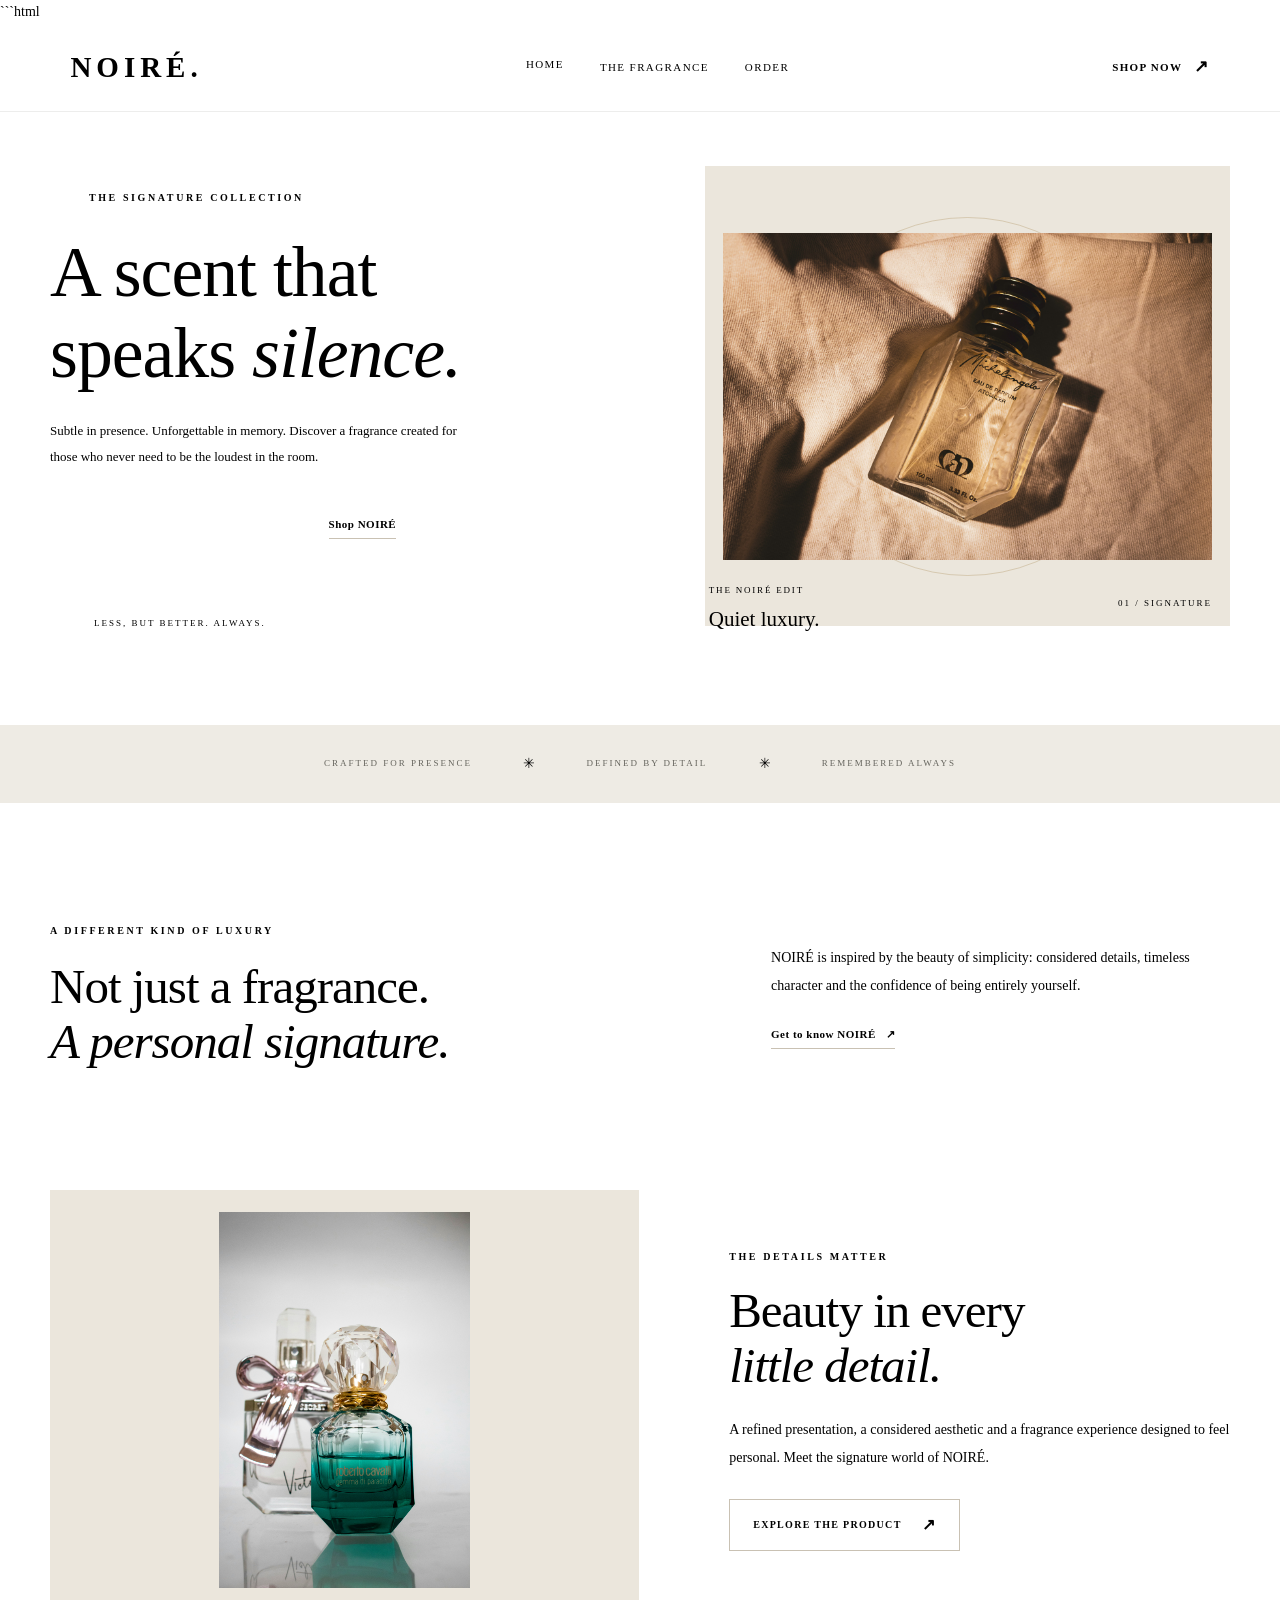
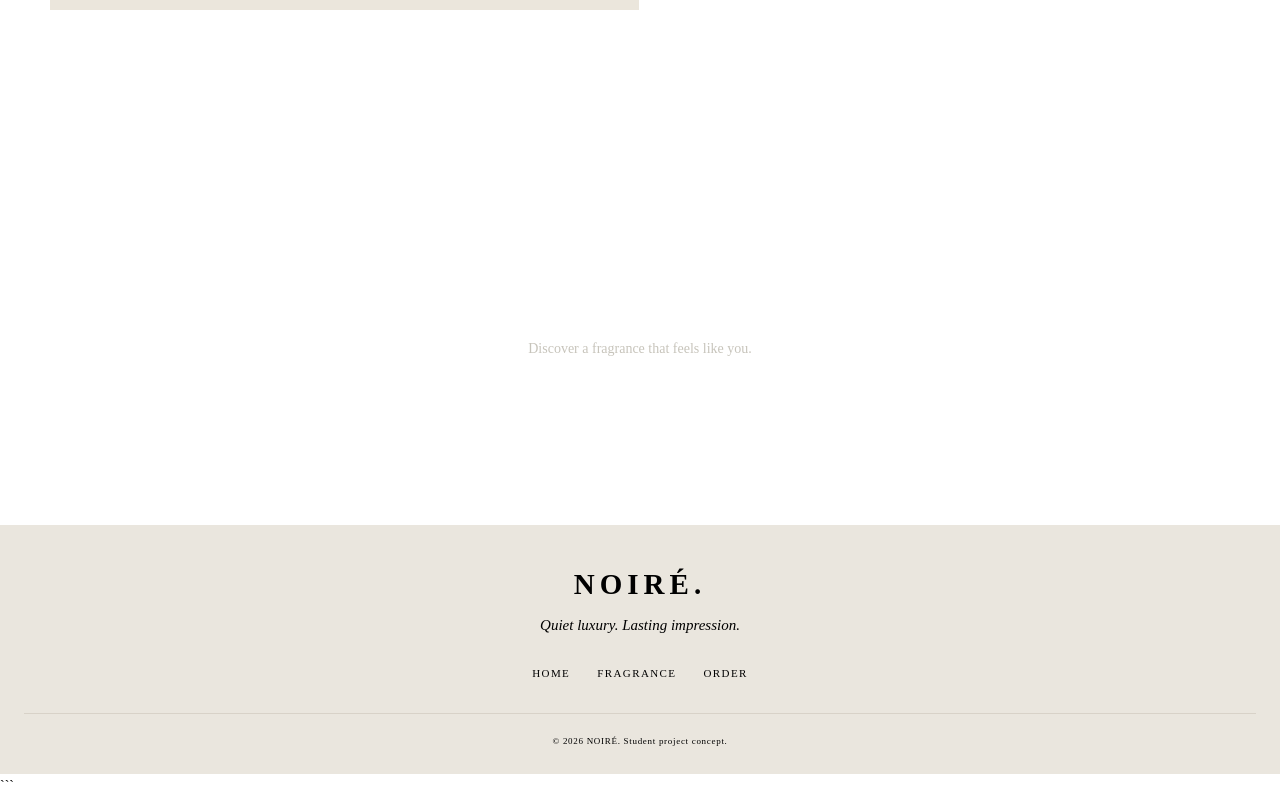
<file: index.html>
```html
<!DOCTYPE html>
<html lang="en">
<head>
    <meta charset="UTF-8">
    <meta name="viewport" content="width=device-width, initial-scale=1.0">
    <meta name="description" content="Discover NOIRÉ, a modern expression of luxury fragrance.">
    <title>NOIRÉ | The Art of Fragrance</title>
    <link rel="stylesheet" href="style.css">
    <script src="script.js" defer></script>
</head>
<body>

    <header class="site-header">
        <a class="logo" href="index.html">NOIRÉ<span>.</span></a>

        <button class="menu-toggle" type="button"
                aria-label="Open navigation" aria-expanded="false">
            <span></span><span></span>
        </button>

        <nav class="main-nav">
            <a class="active" href="index.html">Home</a>
            <a href="product.html">The Fragrance</a>
            <a href="order.html">Order</a>
        </nav>

        <a class="header-cta" href="order.html">Shop Now <span>↗</span></a>
    </header>

    <main>
        <section class="hero section-wrap">
            <div class="hero-copy">
                <p class="eyebrow"><span></span> THE SIGNATURE COLLECTION</p>
                <h1>A scent that<br>speaks <em>silence.</em></h1>
                <p class="hero-description">
                    Subtle in presence. Unforgettable in memory.
                    Discover a fragrance created for those who never
                    need to be the loudest in the room.
                </p>

                <div class="hero-actions">
                    <a class="button button-dark" href="product.html">
                        Discover the fragrance <span>↗</span>
                    </a>
                    <a class="text-link" href="order.html">Shop NOIRÉ</a>
                </div>

                <div class="hero-note">
                    <span class="note-line"></span>
                    <p>LESS, BUT BETTER. ALWAYS.</p>
                </div>
            </div>

            <div class="hero-visual">
                <div class="hero-image-frame">
                    <img
                        src="assets/perfume-main.jpg"
                        alt="NOIRÉ signature perfume"
                        class="hero-perfume-img">
                    <span class="image-index">01 / SIGNATURE</span>
                </div>
                <div class="floating-label">
                    <span class="label-small">THE NOIRÉ EDIT</span>
                    <span class="label-large">Quiet luxury.</span>
                </div>
            </div>
        </section>

        <section class="brand-strip">
            <div>CRAFTED FOR PRESENCE</div>
            <span>✳</span>
            <div>DEFINED BY DETAIL</div>
            <span>✳</span>
            <div>REMEMBERED ALWAYS</div>
        </section>

        <section class="intro-section section-wrap">
            <div class="intro-heading">
                <p class="eyebrow">A DIFFERENT KIND OF LUXURY</p>
                <h2>Not just a fragrance.<br><em>A personal signature.</em></h2>
            </div>
            <div class="intro-copy">
                <p>
                    NOIRÉ is inspired by the beauty of simplicity:
                    considered details, timeless character and the
                    confidence of being entirely yourself.
                </p>
                <a class="text-link" href="product.html">
                    Get to know NOIRÉ <span>↗</span>
                </a>
            </div>
        </section>

        <section class="detail-section section-wrap">
            <div class="detail-visual">
                <img
                    src="assets/perfume-detail.jpg"
                    alt="Close-up details of the NOIRÉ fragrance"
                    class="detail-perfume-img">
            </div>

            <div class="detail-copy">
                <p class="eyebrow">THE DETAILS MATTER</p>
                <h2>Beauty in every<br><em>little detail.</em></h2>
                <p>
                    A refined presentation, a considered aesthetic and
                    a fragrance experience designed to feel personal.
                    Meet the signature world of NOIRÉ.
                </p>
                <a class="button button-outline" href="product.html">
                    Explore the product <span>↗</span>
                </a>
            </div>
        </section>

        <section class="closing-banner">
            <p class="eyebrow">YOUR NEXT SIGNATURE</p>
            <h2>Make it <em>memorable.</em></h2>
            <p>Discover a fragrance that feels like you.</p>
            <a class="button button-light" href="order.html">
                Shop the collection <span>↗</span>
            </a>
        </section>
    </main>

    <footer class="site-footer">
        <a class="logo footer-logo" href="index.html">NOIRÉ<span>.</span></a>
        <p>Quiet luxury. Lasting impression.</p>
        <div class="footer-links">
            <a href="index.html">Home</a>
            <a href="product.html">Fragrance</a>
            <a href="order.html">Order</a>
        </div>
        <p class="copyright">© 2026 NOIRÉ. Student project concept.</p>
    </footer>

</body>
</html>
```
</file>
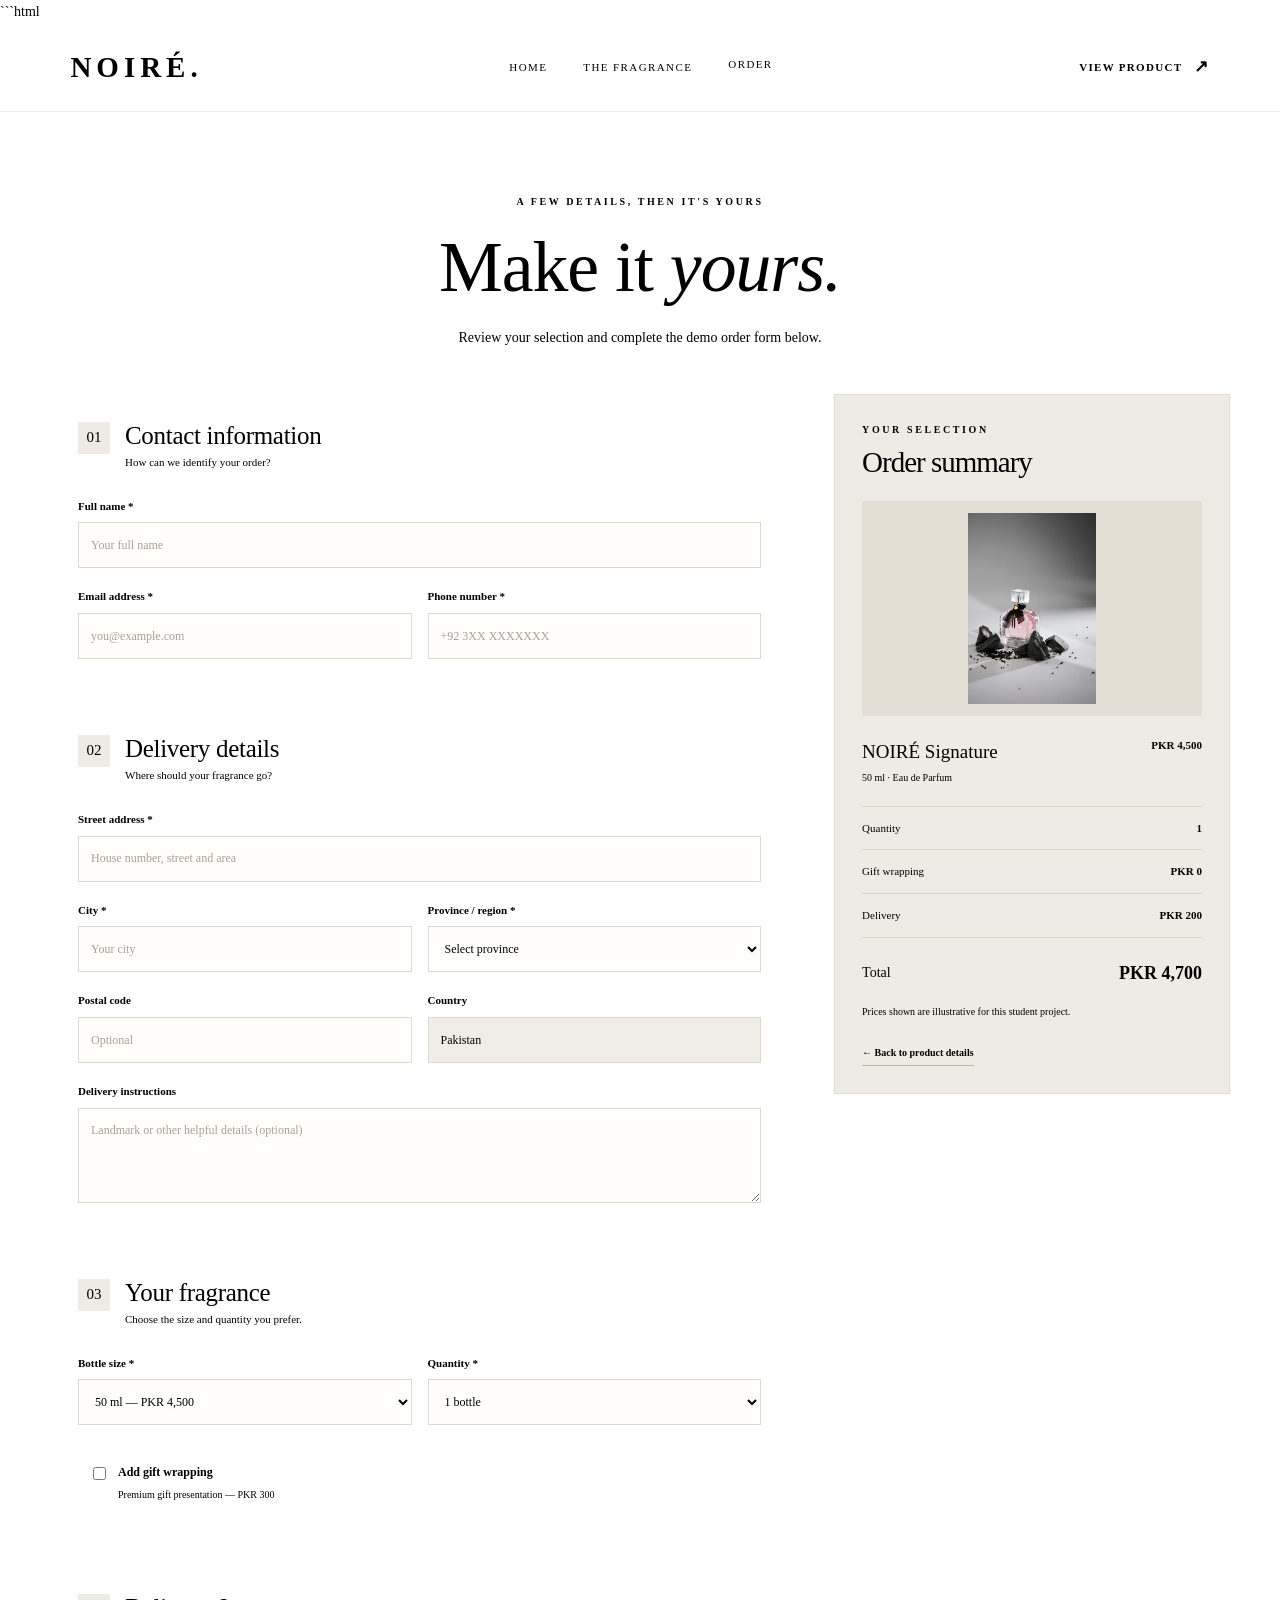
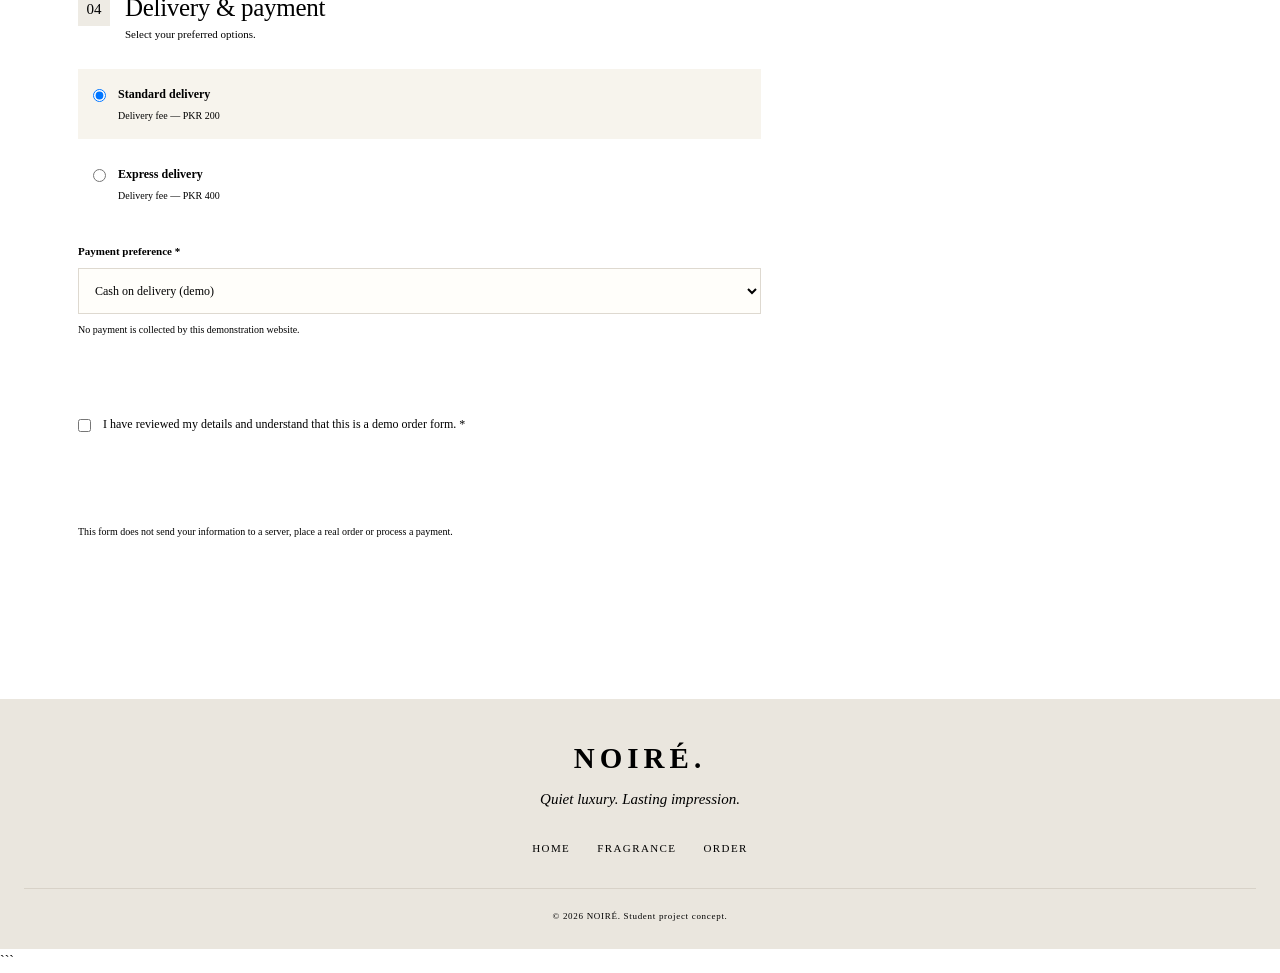
<file: order.html>
```html
<!DOCTYPE html>
<html lang="en">
<head>
    <meta charset="UTF-8">
    <meta name="viewport" content="width=device-width, initial-scale=1.0">
    <meta name="description" content="Place a demo order for NOIRÉ fragrance.">
    <title>Place an Order | NOIRÉ</title>
    <link rel="stylesheet" href="style.css">
    <script src="script.js" defer></script>
</head>
<body>

    <header class="site-header">
        <a class="logo" href="index.html">NOIRÉ<span>.</span></a>

        <button class="menu-toggle" type="button"
                aria-label="Open navigation" aria-expanded="false">
            <span></span><span></span>
        </button>

        <nav class="main-nav">
            <a href="index.html">Home</a>
            <a href="product.html">The Fragrance</a>
            <a class="active" href="order.html">Order</a>
        </nav>

        <a class="header-cta" href="product.html">View Product <span>↗</span></a>
    </header>

    <main>
        <section class="page-heading order-heading section-wrap">
            <p class="eyebrow">A FEW DETAILS, THEN IT'S YOURS</p>
            <h1>Make it <em>yours.</em></h1>
            <p>Review your selection and complete the demo order form below.</p>
        </section>

        <section class="checkout-layout section-wrap">
            <form id="order-form" class="checkout-form">
                <div class="form-section">
                    <div class="form-section-heading">
                        <span class="step-number">01</span>
                        <div>
                            <h2>Contact information</h2>
                            <p>How can we identify your order?</p>
                        </div>
                    </div>

                    <div class="form-grid">
                        <div class="field field-full">
                            <label for="full-name">Full name *</label>
                            <input id="full-name" name="fullName" type="text"
                                   autocomplete="name" required
                                   placeholder="Your full name">
                        </div>

                        <div class="field">
                            <label for="email">Email address *</label>
                            <input id="email" name="email" type="email"
                                   autocomplete="email" required
                                   placeholder="you@example.com">
                        </div>

                        <div class="field">
                            <label for="phone">Phone number *</label>
                            <input id="phone" name="phone" type="tel"
                                   autocomplete="tel" required
                                   placeholder="+92 3XX XXXXXXX">
                        </div>
                    </div>
                </div>

                <div class="form-section">
                    <div class="form-section-heading">
                        <span class="step-number">02</span>
                        <div>
                            <h2>Delivery details</h2>
                            <p>Where should your fragrance go?</p>
                        </div>
                    </div>

                    <div class="form-grid">
                        <div class="field field-full">
                            <label for="address">Street address *</label>
                            <input id="address" name="address" type="text"
                                   autocomplete="street-address" required
                                   placeholder="House number, street and area">
                        </div>

                        <div class="field">
                            <label for="city">City *</label>
                            <input id="city" name="city" type="text"
                                   autocomplete="address-level2" required
                                   placeholder="Your city">
                        </div>

                        <div class="field">
                            <label for="province">Province / region *</label>
                            <select id="province" name="province" required>
                                <option value="">Select province</option>
                                <option>Punjab</option>
                                <option>Sindh</option>
                                <option>Khyber Pakhtunkhwa</option>
                                <option>Balochistan</option>
                                <option>Islamabad Capital Territory</option>
                                <option>Gilgit-Baltistan</option>
                                <option>Azad Jammu and Kashmir</option>
                            </select>
                        </div>

                        <div class="field">
                            <label for="postal-code">Postal code</label>
                            <input id="postal-code" name="postalCode"
                                   type="text" autocomplete="postal-code"
                                   placeholder="Optional">
                        </div>

                        <div class="field">
                            <label for="country">Country</label>
                            <input id="country" name="country" type="text"
                                   value="Pakistan" readonly>
                        </div>

                        <div class="field field-full">
                            <label for="instructions">Delivery instructions</label>
                            <textarea id="instructions" name="instructions"
                                      rows="3"
                                      placeholder="Landmark or other helpful details (optional)"></textarea>
                        </div>
                    </div>
                </div>

                <div class="form-section">
                    <div class="form-section-heading">
                        <span class="step-number">03</span>
                        <div>
                            <h2>Your fragrance</h2>
                            <p>Choose the size and quantity you prefer.</p>
                        </div>
                    </div>

                    <div class="form-grid">
                        <div class="field">
                            <label for="product-size">Bottle size *</label>
                            <select id="product-size" name="productSize" required>
                                <option value="50">50 ml — PKR 4,500</option>
                                <option value="100">100 ml — PKR 7,500</option>
                            </select>
                        </div>

                        <div class="field">
                            <label for="quantity">Quantity *</label>
                            <select id="quantity" name="quantity" required>
                                <option value="1">1 bottle</option>
                                <option value="2">2 bottles</option>
                                <option value="3">3 bottles</option>
                                <option value="4">4 bottles</option>
                                <option value="5">5 bottles</option>
                            </select>
                        </div>
                    </div>

                    <label class="check-option gift-option">
                        <input id="gift-wrap" name="giftWrap" type="checkbox">
                        <span>
                            <strong>Add gift wrapping</strong>
                            <small>Premium gift presentation — PKR 300</small>
                        </span>
                    </label>

                    <div class="field gift-message-field" id="gift-message-field" hidden>
                        <label for="gift-message">Gift message</label>
                        <textarea id="gift-message" name="giftMessage" rows="3"
                                  placeholder="Write a short message (optional)"></textarea>
                    </div>
                </div>

                <div class="form-section">
                    <div class="form-section-heading">
                        <span class="step-number">04</span>
                        <div>
                            <h2>Delivery & payment</h2>
                            <p>Select your preferred options.</p>
                        </div>
                    </div>

                    <div class="option-stack">
                        <label class="check-option delivery-option">
                            <input type="radio" name="delivery" value="standard"
                                   data-cost="200" checked>
                            <span>
                                <strong>Standard delivery</strong>
                                <small>Delivery fee — PKR 200</small>
                            </span>
                        </label>

                        <label class="check-option delivery-option">
                            <input type="radio" name="delivery" value="express"
                                   data-cost="400">
                            <span>
                                <strong>Express delivery</strong>
                                <small>Delivery fee — PKR 400</small>
                            </span>
                        </label>
                    </div>

                    <div class="field payment-field">
                        <label for="payment">Payment preference *</label>
                        <select id="payment" name="payment" required>
                            <option value="cod">Cash on delivery (demo)</option>
                            <option value="bank">Bank transfer (demo only)</option>
                            <option value="online">Online payment (demo only)</option>
                        </select>
                        <p class="field-help">
                            No payment is collected by this demonstration website.
                        </p>
                    </div>
                </div>

                <div class="form-section terms-section">
                    <label class="check-option">
                        <input id="terms" name="terms" type="checkbox" required>
                        <span>
                            I have reviewed my details and understand that
                            this is a demo order form. *
                        </span>
                    </label>

                    <button class="button button-dark button-full" type="submit">
                        Review demo order <span>↗</span>
                    </button>

                    <p class="form-disclaimer">
                        This form does not send your information to a server,
                        place a real order or process a payment.
                    </p>

                    <div id="order-feedback" class="order-feedback"
                         role="status" aria-live="polite" hidden></div>
                </div>
            </form>

            <aside class="order-summary">
                <p class="eyebrow">YOUR SELECTION</p>
                <h2>Order summary</h2>

                <div class="summary-image">
                    <img src="assets/noire-product.jpg"
                         alt="NOIRÉ perfume bottle">
                </div>

                <div class="summary-product">
                    <div>
                        <h3>NOIRÉ Signature</h3>
                        <p id="summary-size">50 ml · Eau de Parfum</p>
                    </div>
                    <span id="summary-price">PKR 4,500</span>
                </div>

                <div class="summary-line">
                    <span>Quantity</span>
                    <span id="summary-quantity">1</span>
                </div>

                <div class="summary-line">
                    <span>Gift wrapping</span>
                    <span id="summary-gift">PKR 0</span>
                </div>

                <div class="summary-line">
                    <span>Delivery</span>
                    <span id="summary-delivery">PKR 200</span>
                </div>

                <div class="summary-total">
                    <span>Total</span>
                    <strong id="summary-total">PKR 4,700</strong>
                </div>

                <p class="summary-note">
                    Prices shown are illustrative for this student project.
                </p>

                <a class="summary-back-link" href="product.html">
                    ← Back to product details
                </a>
            </aside>
        </section>
    </main>

    <footer class="site-footer">
        <a class="logo footer-logo" href="index.html">NOIRÉ<span>.</span></a>
        <p>Quiet luxury. Lasting impression.</p>
        <div class="footer-links">
            <a href="index.html">Home</a>
            <a href="product.html">Fragrance</a>
            <a href="order.html">Order</a>
        </div>
        <p class="copyright">© 2026 NOIRÉ. Student project concept.</p>
    </footer>

</body>
</html>
```
</file>
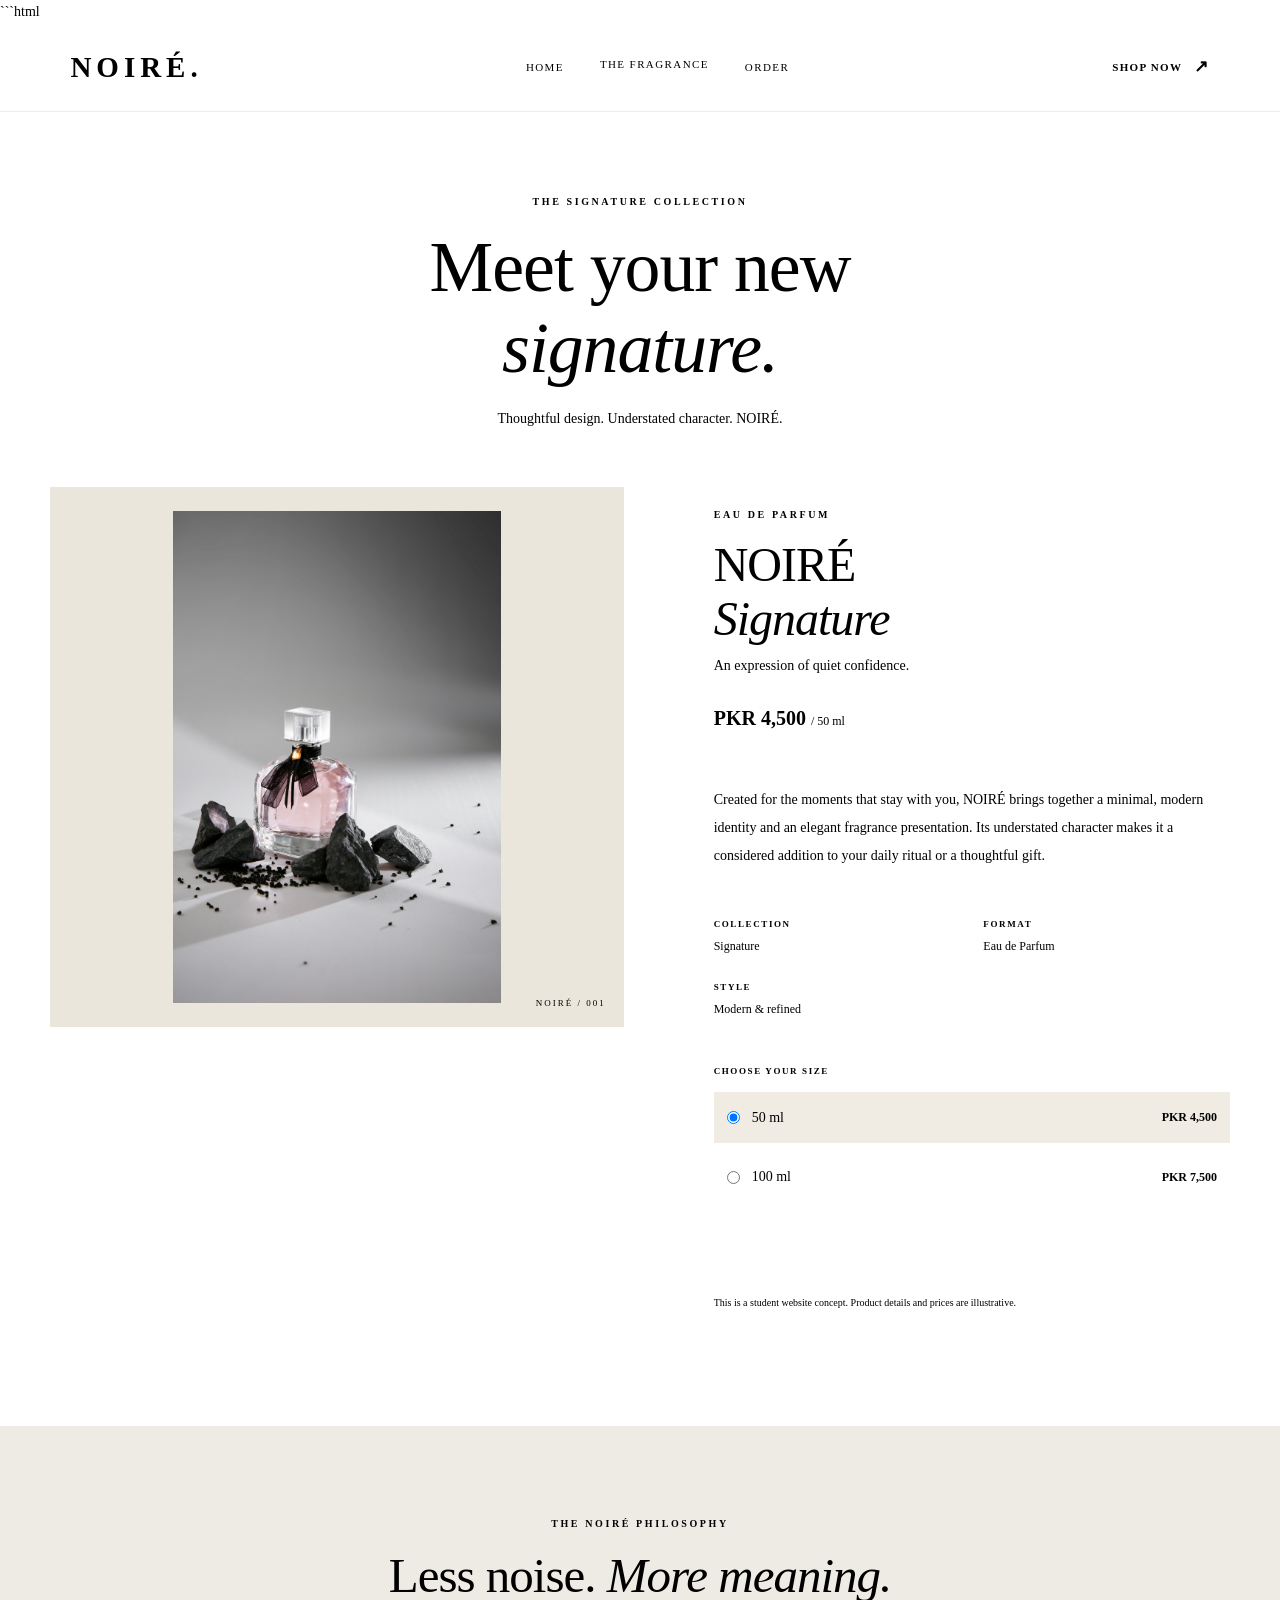
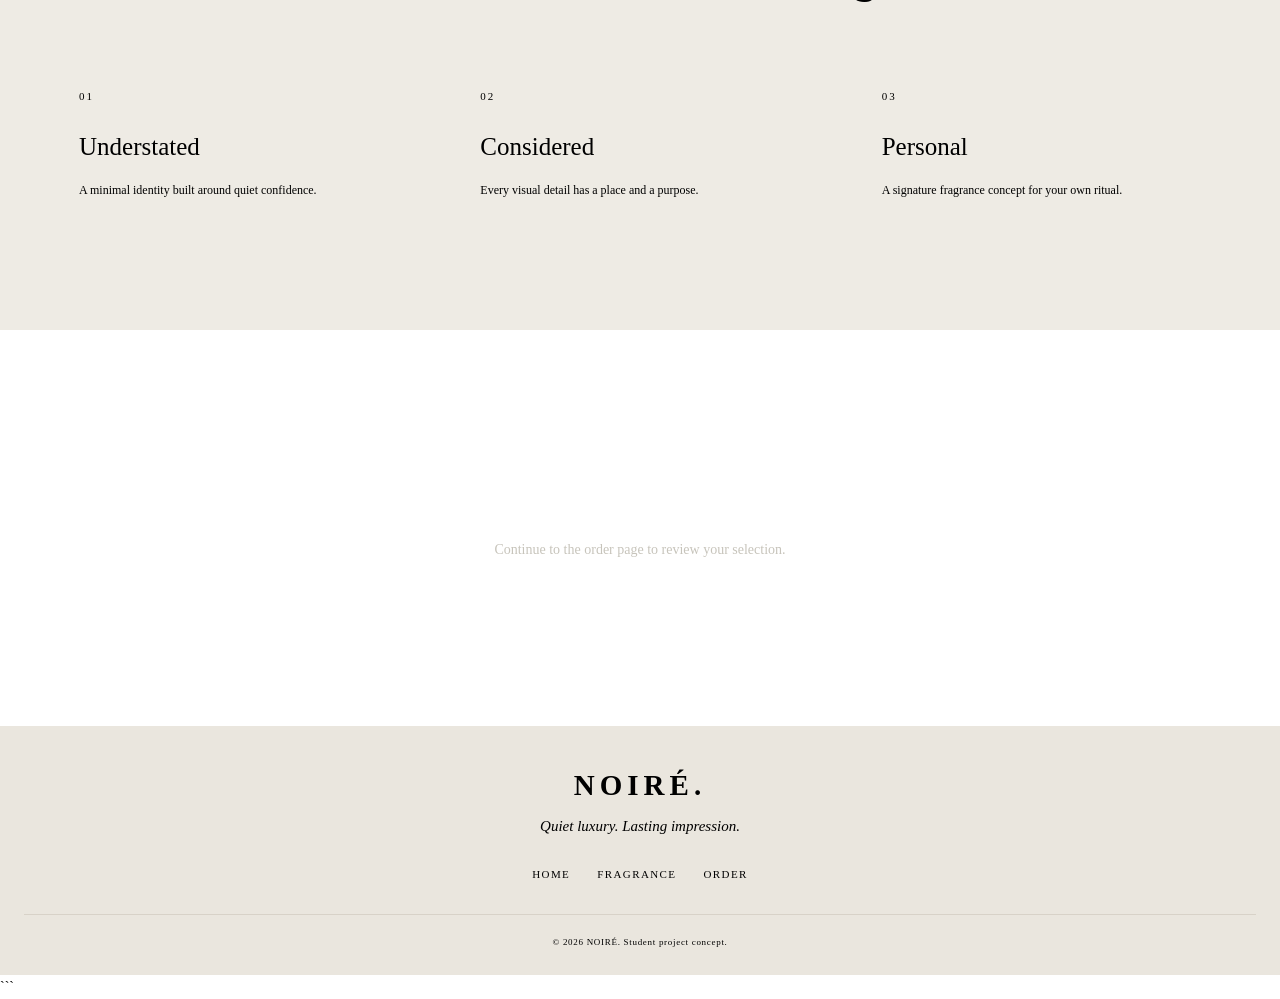
<file: product.html>
```html
<!DOCTYPE html>
<html lang="en">
<head>
    <meta charset="UTF-8">
    <meta name="viewport" content="width=device-width, initial-scale=1.0">

    <meta name="description" content="Explore the NOIRÉ signature fragrance.">
    <title>The Fragrance | NOIRÉ</title>
    <link rel="stylesheet" href="style.css">
    <script src="script.js" defer></script>
</head>
<body>

    <header class="site-header">
        <a class="logo" href="index.html">NOIRÉ<span>.</span></a>

        <button class="menu-toggle" type="button"
                aria-label="Open navigation" aria-expanded="false">
            <span></span><span></span>
        </button>

        <nav class="main-nav">
            <a href="index.html">Home</a>
            <a class="active" href="product.html">The Fragrance</a>
            <a href="order.html">Order</a>
        </nav>

        <a class="header-cta" href="order.html">Shop Now <span>↗</span></a>
    </header>

    <main>
        <section class="page-heading section-wrap">
            <p class="eyebrow">THE SIGNATURE COLLECTION</p>
            <h1>Meet your new<br><em>signature.</em></h1>
            <p>Thoughtful design. Understated character. NOIRÉ.</p>
        </section>

        <section class="product-showcase section-wrap">
            <div class="product-image product-image-frame">
                <img
                    src="assets/noire-product.jpg"
                    alt="NOIRÉ signature perfume bottle"
                    class="product-perfume-img">
                <span class="image-index">NOIRÉ / 001</span>
            </div>

            <div class="product-information">
                <p class="eyebrow">EAU DE PARFUM</p>
                <h2>NOIRÉ <em>Signature</em></h2>
                <p class="product-subtitle">An expression of quiet confidence.</p>

                <p class="product-price">PKR 4,500 <span> / 50 ml</span></p>

                <div class="product-divider"></div>

                <p class="product-description">
                    Created for the moments that stay with you, NOIRÉ
                    brings together a minimal, modern identity and an
                    elegant fragrance presentation. Its understated
                    character makes it a considered addition to your
                    daily ritual or a thoughtful gift.
                </p>

                <div class="product-facts">
                    <div>
                        <span class="fact-label">COLLECTION</span>
                        <span class="fact-value">Signature</span>
                    </div>
                    <div>
                        <span class="fact-label">FORMAT</span>
                        <span class="fact-value">Eau de Parfum</span>
                    </div>
                    <div>
                        <span class="fact-label">STYLE</span>
                        <span class="fact-value">Modern & refined</span>
                    </div>
                </div>

                <div class="size-selector">
                    <p class="fact-label">CHOOSE YOUR SIZE</p>
                    <label class="size-option">
                        <input type="radio" name="display-size"
                               value="50" checked>
                        <span>50 ml</span>
                        <strong>PKR 4,500</strong>
                    </label>
                    <label class="size-option">
                        <input type="radio" name="display-size"
                               value="100">
                        <span>100 ml</span>
                        <strong>PKR 7,500</strong>
                    </label>
                </div>

                <a class="button button-dark button-full"
                   id="product-order-link" href="order.html?size=50">
                    Order your fragrance <span>↗</span>
                </a>

                <p class="demo-note">
                    This is a student website concept. Product details
                    and prices are illustrative.
                </p>
            </div>
        </section>

        <section class="values-section">
            <div class="section-wrap">
                <p class="eyebrow">THE NOIRÉ PHILOSOPHY</p>
                <h2>Less noise. <em>More meaning.</em></h2>

                <div class="values-grid">
                    <article class="value-card">
                        <span class="value-number">01</span>
                        <h3>Understated</h3>
                        <p>A minimal identity built around quiet confidence.</p>
                    </article>
                    <article class="value-card">
                        <span class="value-number">02</span>
                        <h3>Considered</h3>
                        <p>Every visual detail has a place and a purpose.</p>
                    </article>
                    <article class="value-card">
                        <span class="value-number">03</span>
                        <h3>Personal</h3>
                        <p>A signature fragrance concept for your own ritual.</p>
                    </article>
                </div>
            </div>
        </section>

        <section class="closing-banner">
            <p class="eyebrow">READY TO MAKE IT YOURS?</p>
            <h2>Your signature <em>awaits.</em></h2>
            <p>Continue to the order page to review your selection.</p>
            <a class="button button-light" href="order.html">
                Continue to order <span>↗</span>
            </a>
        </section>
    </main>

    <footer class="site-footer">
        <a class="logo footer-logo" href="index.html">NOIRÉ<span>.</span></a>
        <p>Quiet luxury. Lasting impression.</p>
        <div class="footer-links">
            <a href="index.html">Home</a>
            <a href="product.html">Fragrance</a>
            <a href="order.html">Order</a>
        </div>
        <p class="copyright">© 2026 NOIRÉ. Student project concept.</p>

    </footer>

</body>
</html>
```
</file>
<file: style.css>
```css
/* ========================================
   NOIRE — SHARED STYLESHEET
   ======================================== */

@import url('https://fonts.googleapis.com/css2?family=DM+Sans:wght@400;500;600;700&family=Playfair+Display:ital,wght@0,400;0,500;0,600;1,400;1,500&display=swap');

:root {
    --ivory: #f7f5f0;
    --paper: #fffefa;
    --ink: #191916;
    --muted: #77766f;
    --gold: #b49a69;
    --line: #e6e1d8;
    --dark: #20201d;
    --serif: 'Playfair Display', Georgia, serif;
    --sans: 'DM Sans', Arial, sans-serif;
}

* {
    box-sizing: border-box;
    margin: 0;
    padding: 0;
}

html {
    scroll-behavior: smooth;
}

body {
    background: var(--ivory);
    color: var(--ink);
    font-family: var(--sans);
    font-size: 14px;
    line-height: 1.7;
}

img {
    display: block;
    max-width: 100%;
}

a {
    color: inherit;
    text-decoration: none;
}

button,
input,
select,
textarea {
    font: inherit;
}

button,
a,
input,
select,
textarea {
    -webkit-tap-highlight-color: transparent;
}

button:focus-visible,
a:focus-visible,
input:focus-visible,
select:focus-visible,
textarea:focus-visible {
    outline: 2px solid var(--gold);
    outline-offset: 4px;
}

[hidden] {
    display: none !important;
}

.section-wrap {
    width: min(1180px, calc(100% - 64px));
    margin-inline: auto;
}

/* HEADER */

.site-header {
    min-height: 88px;
    padding: 0 5.5%;
    display: flex;
    align-items: center;
    justify-content: space-between;
    gap: 32px;
    border-bottom: 1px solid rgba(25, 25, 22, 0.08);
    background: var(--ivory);
    position: relative;
    z-index: 20;
}

.logo {
    font-family: var(--serif);
    font-size: 29px;
    font-weight: 600;
    letter-spacing: 5px;
    line-height: 1;
    white-space: nowrap;
}

.logo span {
    color: var(--gold);
}

.main-nav {
    display: flex;
    align-items: center;
    gap: 36px;
}

.main-nav a,
.footer-links a {
    color: var(--muted);
    font-size: 11px;
    letter-spacing: 1.4px;
    text-transform: uppercase;
    transition: color 0.2s ease;
}

.main-nav a:hover,
.main-nav a.active,
.footer-links a:hover {
    color: var(--ink);
}

.main-nav a.active {
    border-bottom: 1px solid var(--gold);
    padding-bottom: 5px;
}

.header-cta {
    display: inline-flex;
    align-items: center;
    gap: 12px;
    font-size: 11px;
    letter-spacing: 1.3px;
    text-transform: uppercase;
    font-weight: 600;
}

.header-cta span {
    color: var(--gold);
    font-size: 17px;
}

.menu-toggle {
    display: none;
    border: 0;
    background: transparent;
    cursor: pointer;
}

/* TYPOGRAPHY AND BUTTONS */

.eyebrow {
    color: var(--gold);
    font-size: 10px;
    font-weight: 700;
    letter-spacing: 2.6px;
    line-height: 1.6;
}

.eyebrow span {
    display: inline-block;
    width: 25px;
    height: 1px;
    margin-right: 9px;
    background: var(--gold);
    vertical-align: middle;
}

h1,
h2,
h3 {
    font-weight: 400;
}

h1,
h2 {
    font-family: var(--serif);
    line-height: 1.13;
    letter-spacing: -1px;
}

h1 {
    font-size: clamp(43px, 5.6vw, 74px);
}

h2 {
    font-size: clamp(32px, 4vw, 49px);
}

h1 em,
h2 em {
    color: var(--gold);
    font-weight: 400;
}

.button {
    min-height: 52px;
    padding: 0 23px;
    display: inline-flex;
    align-items: center;
    justify-content: center;
    gap: 20px;
    border: 1px solid transparent;
    cursor: pointer;
    font-size: 10px;
    font-weight: 700;
    letter-spacing: 1.3px;
    text-transform: uppercase;
    transition: background 0.25s ease, color 0.25s ease,
                border-color 0.25s ease;
}

.button span {
    font-size: 16px;
}

.button-dark {
    background: var(--dark);
    color: white;
}

.button-dark:hover {
    background: #3b3a34;
}

.button-light {
    background: var(--paper);
    color: var(--ink);
}

.button-light:hover {
    background: #e9e1d2;
}

.button-outline {
    background: transparent;
    color: var(--ink);
    border-color: #c9c1b3;
}

.button-outline:hover {
    border-color: var(--ink);
}

.button-full {
    width: 100%;
}

.text-link {
    display: inline-flex;
    align-items: center;
    gap: 10px;
    padding-bottom: 4px;
    border-bottom: 1px solid #c9c1b3;
    font-size: 11px;
    font-weight: 600;
    letter-spacing: 0.5px;
}

.text-link span {
    color: var(--gold);
}

/* HOMEPAGE HERO */

.hero {
    min-height: 610px;
    display: grid;
    grid-template-columns: 1fr 0.95fr;
    align-items: center;
    gap: 65px;
    padding-top: 48px;
    padding-bottom: 64px;
}

.hero-copy {
    padding: 30px 0;
}

.hero-copy h1 {
    margin-top: 26px;
    margin-bottom: 24px;
}

.hero-description {
    max-width: 430px;
    color: var(--muted);
    font-size: 13px;
    line-height: 2;
}

.hero-actions {
    display: flex;
    align-items: center;
    gap: 25px;
    flex-wrap: wrap;
    margin-top: 31px;
}

.hero-note {
    display: flex;
    align-items: center;
    gap: 12px;
    margin-top: 63px;
}

.note-line {
    width: 32px;
    height: 1px;
    background: var(--gold);
}

.hero-note p {
    color: var(--muted);
    font-size: 9px;
    letter-spacing: 2px;
}

.hero-visual {
    position: relative;
    padding: 0 0 28px 18px;
}

.hero-image-frame {
    position: relative;
    min-height: 420px;
    background: #ebe6dc;
    display: flex;
    align-items: center;
    justify-content: center;
    overflow: hidden;
}

.hero-image-frame::before {
    content: "";
    position: absolute;
    width: 68%;
    aspect-ratio: 1;
    border: 1px solid rgba(180, 154, 105, 0.38);
    border-radius: 50%;
}

.hero-perfume-img {
    position: relative;
    z-index: 1;
    width: 100%;
    height: 460px;
    object-fit: contain;
    padding: 18px;
}

.image-index {
    position: absolute;
    right: 18px;
    bottom: 15px;
    z-index: 2;
    color: var(--muted);
    font-size: 9px;
    letter-spacing: 2px;
}

.floating-label {
    position: absolute;
    left: 0;
    bottom: 0;
    min-width: 180px;
    padding: 17px 22px;
    background: var(--paper);
    border: 1px solid var(--line);
}

.label-small,
.label-large {
    display: block;
}

.label-small {
    color: var(--gold);
    font-size: 9px;
    letter-spacing: 1.8px;
}

.label-large {
    margin-top: 3px;
    font-family: var(--serif);
    font-size: 21px;
}

/* BRAND STRIP */

.brand-strip {
    min-height: 78px;
    padding: 20px 24px;
    display: flex;
    align-items: center;
    justify-content: center;
    gap: clamp(16px, 4vw, 58px);
    flex-wrap: wrap;
    background: #eeebe4;
    border-block: 1px solid var(--line);
}

.brand-strip div {
    color: #65645d;
    font-size: 9px;
    letter-spacing: 2px;
    text-align: center;
}

.brand-strip span {
    color: var(--gold);
}

/* INTRO SECTION */

.intro-section {
    padding-top: 120px;
    padding-bottom: 120px;
    display: grid;
    grid-template-columns: 1.1fr 0.8fr;
    align-items: center;
    gap: 90px;
}

.intro-heading h2 {
    margin-top: 20px;
}

.intro-copy p {
    max-width: 430px;
    color: var(--muted);
    line-height: 2;
}

.intro-copy .text-link {
    margin-top: 25px;
}

/* HOMEPAGE DETAIL SECTION */

.detail-section {
    display: grid;
    grid-template-columns: 1fr 0.85fr;
    align-items: center;
    gap: 90px;
    padding-bottom: 120px;
}

.detail-visual {
    min-height: 380px;
    display: flex;
    justify-content: center;
    align-items: center;
    background: #ebe6dc;
    overflow: hidden;
}

.detail-perfume-img {
    width: 100%;
    height: 420px;
    object-fit: contain;
    padding: 22px;
}

.detail-copy h2 {
    margin-top: 18px;
}

.detail-copy > p:not(.eyebrow) {
    margin-top: 22px;
    margin-bottom: 27px;
    color: var(--muted);
    line-height: 2;
}

/* PAGE HEADINGS */

.page-heading {
    padding-top: 82px;
    padding-bottom: 56px;
    text-align: center;
}

.page-heading h1 {
    margin-top: 17px;
}

.page-heading > p:last-child {
    margin-top: 18px;
    color: var(--muted);
}

/* PRODUCT PAGE */

.product-showcase {
    display: grid;
    grid-template-columns: 1fr 0.9fr;
    gap: 90px;
    align-items: start;
    padding-bottom: 115px;
}

.product-image-frame {
    position: relative;
    min-height: 540px;
    display: flex;
    justify-content: center;
    align-items: center;
    background: #ebe6dc;
    overflow: hidden;
}

.product-perfume-img {
    width: 100%;
    height: 540px;
    object-fit: contain;
    padding: 24px;
}

.product-information {
    padding-top: 20px;
}

.product-information h2 {
    margin-top: 15px;
    font-size: clamp(35px, 4vw, 48px);
}

.product-information h2 em {
    display: block;
}

.product-subtitle {
    margin-top: 8px;
    color: var(--muted);
}

.product-price {
    margin-top: 23px;
    font-size: 20px;
    font-weight: 600;
}

.product-price span {
    color: var(--muted);
    font-size: 12px;
    font-weight: 400;
}

.product-divider {
    height: 1px;
    margin: 25px 0;
    background: var(--line);
}

.product-description {
    color: var(--muted);
    line-height: 2;
}

.product-facts {
    margin-top: 27px;
    padding: 20px 0;
    display: grid;
    grid-template-columns: 1fr 1fr;
    gap: 23px;
    border-block: 1px solid var(--line);
}

.product-facts > div {
    display: flex;
    flex-direction: column;
    gap: 4px;
}

.fact-label {
    color: var(--gold);
    font-size: 9px;
    font-weight: 700;
    letter-spacing: 1.6px;
}

.fact-value {
    font-size: 12px;
}

.size-selector {
    margin: 25px 0;
}

.size-selector > .fact-label {
    margin-bottom: 12px;
}

.size-option {
    display: flex;
    align-items: center;
    gap: 12px;
    padding: 14px 13px;
    border: 1px solid var(--line);
    cursor: pointer;
    margin-top: 8px;
}

.size-option:has(input:checked) {
    border-color: var(--gold);
    background: #f0ece3;
}

.size-option input {
    accent-color: var(--gold);
}

.size-option strong {
    margin-left: auto;
    font-size: 12px;
}

.demo-note {
    margin-top: 14px;
    color: var(--muted);
    font-size: 10px;
}

/* VALUES SECTION */

.values-section {
    padding: 90px 0 100px;
    background: #eeebe4;
    text-align: center;
}

.values-section h2 {
    margin-top: 16px;
}

.values-grid {
    margin-top: 55px;
    display: grid;
    grid-template-columns: repeat(3, 1fr);
    gap: 24px;
    text-align: left;
}

.value-card {
    padding: 29px;
    background: var(--paper);
    border: 1px solid var(--line);
}

.value-number {
    color: var(--gold);
    font-size: 11px;
    letter-spacing: 2px;
}

.value-card h3 {
    margin-top: 20px;
    font-family: var(--serif);
    font-size: 25px;
}

.value-card p {
    margin-top: 10px;
    color: var(--muted);
    font-size: 12px;
    line-height: 1.9;
}

/* CLOSING BANNER */

.closing-banner {
    margin-top: 20px;
    padding: 85px 24px;
    background: var(--dark);
    color: white;
    text-align: center;
}

.closing-banner h2 {
    margin-top: 16px;
}

.closing-banner > p:not(.eyebrow) {
    margin-top: 15px;
    color: #c7c4bb;
}

.closing-banner .button {
    margin-top: 27px;
}

/* ORDER PAGE */

.order-heading {
    padding-bottom: 44px;
}

.checkout-layout {
    display: grid;
    grid-template-columns: minmax(0, 1.4fr) minmax(285px, 0.75fr);
    align-items: start;
    gap: 45px;
    padding-bottom: 110px;
}

.checkout-form {
    min-width: 0;
}

.form-section {
    padding: 28px;
    margin-bottom: 20px;
    background: var(--paper);
    border: 1px solid var(--line);
}

.form-section-heading {
    display: flex;
    align-items: flex-start;
    gap: 15px;
    margin-bottom: 25px;
}

.step-number {
    display: inline-flex;
    width: 32px;
    height: 32px;
    align-items: center;
    justify-content: center;
    flex-shrink: 0;
    background: #eeebe4;
    color: var(--gold);
    font-family: var(--serif);
    font-size: 15px;
}

.form-section-heading h2 {
    font-size: 25px;
    letter-spacing: -0.3px;
}

.form-section-heading p {
    margin-top: 3px;
    color: var(--muted);
    font-size: 11px;
}

.form-grid {
    display: grid;
    grid-template-columns: repeat(2, minmax(0, 1fr));
    gap: 19px 16px;
}

.field {
    min-width: 0;
    display: flex;
    flex-direction: column;
    gap: 7px;
}

.field-full {
    grid-column: 1 / -1;
}

.field label {
    font-size: 11px;
    font-weight: 600;
}

.field input,
.field select,
.field textarea {
    width: 100%;
    min-height: 46px;
    padding: 11px 12px;
    border: 1px solid #ded9d0;
    border-radius: 0;
    background: #fffefa;
    color: var(--ink);
    font-size: 12px;
}

.field textarea {
    min-height: 95px;
    resize: vertical;
}

.field input::placeholder,
.field textarea::placeholder {
    color: #a5a198;
}

.field input[readonly] {
    background: #f0ede7;
    color: var(--muted);
}

.field-help {
    color: var(--muted);
    font-size: 10px;
    line-height: 1.7;
}

.check-option {
    display: flex;
    align-items: flex-start;
    gap: 12px;
    padding: 15px;
    border: 1px solid var(--line);
    cursor: pointer;
}

.check-option input {
    margin-top: 5px;
    flex-shrink: 0;
    accent-color: var(--gold);
}

.check-option > span {
    display: flex;
    flex-direction: column;
    gap: 3px;
    font-size: 12px;
}

.check-option strong {
    font-size: 12px;
}

.check-option small {
    color: var(--muted);
    font-size: 10px;
}

.gift-option {
    margin-top: 22px;
}

.gift-message-field {
    margin-top: 17px;
}

.option-stack {
    display: grid;
    gap: 10px;
}

.delivery-option:has(input:checked) {
    border-color: var(--gold);
    background: #f7f4ed;
}

.payment-field {
    margin-top: 23px;
}

.terms-section > .check-option {
    margin-bottom: 22px;
    border: 0;
    padding: 0;
}

.terms-section > .button {
    margin-top: 2px;
}

.form-disclaimer {
    margin-top: 13px;
    color: var(--muted);
    font-size: 10px;
    line-height: 1.8;
}

.order-feedback {
    margin-top: 20px;
    padding: 17px;
    border: 1px solid #d5c4a0;
    background: #f5f0e6;
    color: var(--ink);
    font-size: 12px;
    line-height: 1.9;
    overflow-wrap: anywhere;
}

.order-feedback h3 {
    margin-bottom: 7px;
    font-family: var(--serif);
    font-size: 23px;
}

.order-feedback p + p {
    margin-top: 5px;
}

/* ORDER SUMMARY */

.order-summary {
    position: sticky;
    top: 22px;
    padding: 27px;
    background: #eeebe4;
    border: 1px solid #e1dbd0;
}

.order-summary h2 {
    margin-top: 8px;
    font-size: 29px;
}

.summary-image {
    height: 215px;
    margin: 23px 0 20px;
    display: flex;
    align-items: center;
    justify-content: center;
    background: #e4dfd5;
    overflow: hidden;
}

.summary-image img {
    width: 100%;
    height: 100%;
    object-fit: contain;
    padding: 12px;
}

.summary-product {
    display: flex;
    align-items: flex-start;
    justify-content: space-between;
    gap: 12px;
    padding-bottom: 20px;
    border-bottom: 1px solid #d8d1c5;
}

.summary-product h3 {
    font-family: var(--serif);
    font-size: 19px;
}

.summary-product p {
    color: var(--muted);
    font-size: 10px;
}

.summary-product > span {
    font-size: 11px;
    font-weight: 600;
    white-space: nowrap;
}

.summary-line {
    display: flex;
    align-items: center;
    justify-content: space-between;
    gap: 15px;
    padding: 12px 0;
    color: var(--muted);
    font-size: 11px;
    border-bottom: 1px solid #d8d1c5;
}

.summary-line span:last-child {
    color: var(--ink);
    font-weight: 600;
}

.summary-total {
    display: flex;
    align-items: center;
    justify-content: space-between;
    gap: 10px;
    padding-top: 20px;
}

.summary-total strong {
    font-size: 18px;
}

.summary-note {
    margin-top: 15px;
    color: var(--muted);
    font-size: 10px;
    line-height: 1.8;
}

.summary-back-link {
    display: inline-block;
    margin-top: 23px;
    color: var(--ink);
    font-size: 10px;
    font-weight: 600;
    border-bottom: 1px solid #bcb3a4;
    padding-bottom: 4px;
}

/* FOOTER */

.site-footer {
    padding: 45px 24px 25px;
    background: #eae6de;
    text-align: center;
    border-top: 1px solid var(--line);
}

.footer-logo {
    display: inline-block;
}

.site-footer > p:not(.copyright) {
    margin-top: 14px;
    color: var(--muted);
    font-family: var(--serif);
    font-size: 15px;
    font-style: italic;
}

.footer-links {
    display: flex;
    align-items: center;
    justify-content: center;
    gap: 27px;
    flex-wrap: wrap;
    margin-top: 26px;
}

.copyright {
    margin-top: 30px;
    padding-top: 20px;
    border-top: 1px solid #d8d2c8;
    color: var(--muted);
    font-size: 9px;
    letter-spacing: 0.7px;
}

/* RESPONSIVE DESIGN */

@media (min-width: 1500px) {
    .section-wrap {
        width: min(1280px, calc(100% - 100px));
    }
}

@media (max-width: 1000px) {
    .site-header {
        padding-inline: 4%;
        gap: 20px;
    }

    .main-nav {
        gap: 19px;
    }

    .hero {
        gap: 35px;
    }

    .product-showcase {
        gap: 45px;
    }

    .checkout-layout {
        gap: 25px;
    }

    .form-section {
        padding: 22px;
    }
}

@media (max-width: 760px) {
    .section-wrap {
        width: calc(100% - 36px);
    }

    .site-header {
        min-height: 75px;
        padding-inline: 20px;
    }

    .logo {
        font-size: 25px;
    }

    .menu-toggle {
        width: 38px;
        height: 38px;
        display: flex;
        flex-direction: column;
        align-items: center;
        justify-content: center;
        gap: 6px;
        order: 3;
    }

    .menu-toggle span {
        width: 22px;
        height: 1px;
        background: var(--ink);
    }

    .main-nav {
        display: none;
        position: absolute;
        top: 74px;
        left: 0;
        right: 0;
        padding: 20px;
        flex-direction: column;
        align-items: stretch;
        gap: 0;
        background: var(--paper);
        border-bottom: 1px solid var(--line);
    }

    .main-nav.is-open {
        display: flex;
    }

    .main-nav a {
        padding: 13px 4px;
        border-bottom: 1px solid var(--line);
    }

    .main-nav a.active {
        border-bottom: 1px solid var(--line);
    }

    .header-cta {
        margin-left: auto;
        font-size: 9px;
        gap: 5px;
    }

    .hero {
        min-height: auto;
        grid-template-columns: 1fr;
        gap: 35px;
        padding-top: 48px;
        padding-bottom: 60px;
    }

    .hero-copy {
        padding: 0;
    }

    .hero-copy h1 {
        font-size: clamp(46px, 12vw, 66px);
    }

    .hero-note {
        margin-top: 35px;
    }

    .hero-visual {
        padding-left: 10px;
        margin-bottom: 18px;
    }

    .hero-image-frame {
        min-height: 330px;
    }

    .hero-perfume-img {
        height: 360px;
    }

    .floating-label {
        min-width: 160px;
    }

    .brand-strip {
        gap: 12px 20px;
    }

    .brand-strip div {
        font-size: 8px;
    }

    .intro-section,
    .detail-section,
    .product-showcase {
        grid-template-columns: 1fr;
        gap: 35px;
    }

    .intro-section {
        padding-top: 75px;
        padding-bottom: 75px;
    }

    .detail-section {
        padding-bottom: 75px;
    }

    .detail-visual {
        min-height: 290px;
    }

    .detail-perfume-img {
        height: 320px;
    }

    .page-heading {
        padding-top: 60px;
        padding-bottom: 40px;
    }

    .product-showcase {
        padding-bottom: 75px;
    }

    .product-image-frame {
        min-height: 380px;
    }

    .product-perfume-img {
        height: 400px;
    }

    .product-information {
        padding-top: 0;
    }

    .values-section {
        padding: 70px 0;
    }

    .values-grid {
        grid-template-columns: 1fr;
        gap: 13px;
        margin-top: 35px;
    }

    .closing-banner {
        padding: 65px 20px;
    }

    .checkout-layout {
        grid-template-columns: 1fr;
        gap: 25px;
        padding-bottom: 75px;
    }

    .order-summary {
        position: static;
        grid-row: 1;
    }

    .summary-image {
        height: 200px;
    }

    .form-section {
        padding: 20px;
    }
}

@media (max-width: 430px) {
    .section-wrap {
        width: calc(100% - 28px);
    }

    .site-header {
        padding-inline: 14px;
        gap: 10px;
    }

    .logo {
        font-size: 22px;
        letter-spacing: 3px;
    }

    .header-cta {
        font-size: 8px;
        letter-spacing: 0.5px;
    }

    .hero-actions {
        align-items: flex-start;
        flex-direction: column;
    }

    .hero-actions .button {
        width: 100%;
    }

    .form-grid {
        grid-template-columns: 1fr;
    }

    .field-full {
        grid-column: auto;
    }

    .form-section {
        padding: 16px;
    }

    .form-section-heading h2 {
        font-size: 22px;
    }

    .order-summary {
        padding: 20px;
    }

    .button {
        padding-inline: 15px;
    }
}
```
</file>
